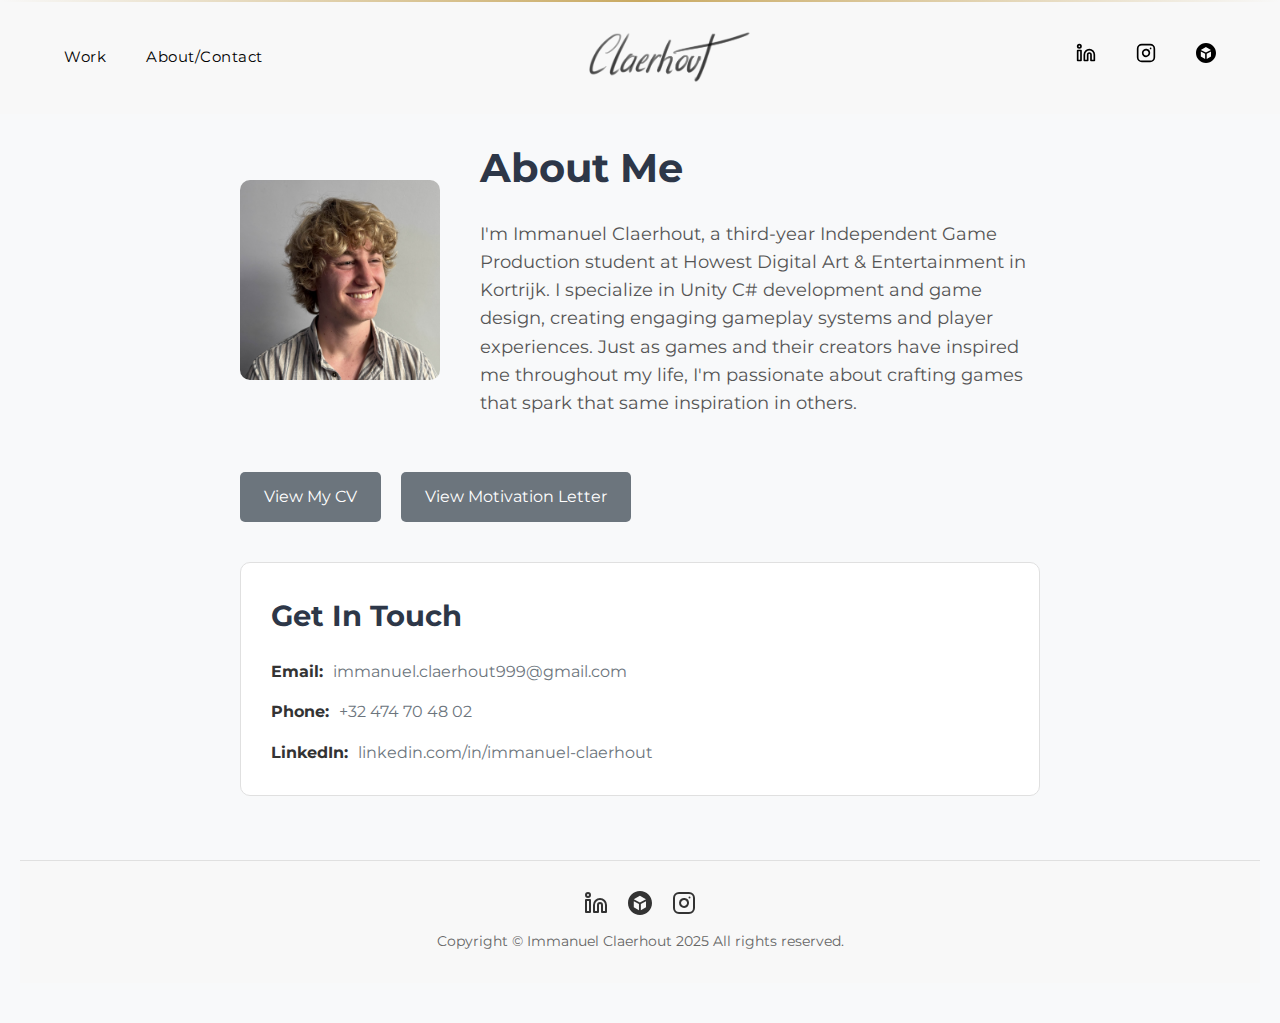
<file: public_html/aboutme.html>
<!DOCTYPE html>
<html lang="en">
<head>
    <meta charset="UTF-8">
    <meta name="viewport" content="width=device-width, initial-scale=1.0">

    <link href="https://fonts.googleapis.com/css2?family=Montserrat:ital,wght@0,100..900;1,100..900&display=swap"
    rel="stylesheet">

    <link rel="stylesheet" href="header.css">
    <link rel="stylesheet" href="footer.css">
    <title>About Me</title>
    <style>
        * {
            margin: 0;
            padding: 0;
            box-sizing: border-box;
        }

        body {
            font-family: "Montserrat", sans-serif;
            background: #f8f9fa;
            padding: 40px 20px;
            line-height: 1.6;
            color: #333;
            min-height: 100vh; /* Add this */
            display: flex; /* Add this */
            flex-direction: column; /* Add this */
        }

        .container {
            max-width: 800px;
            margin: 6rem auto 0 auto;
            flex: 1; /* Add this - pushes footer to bottom */
        }

        .profile-section {
            display: flex;
            gap: 40px;
            margin-bottom: 40px;
            align-items: center;
        }

        .profile-image {
            flex-shrink: 0;
        }

        .profile-image img {
            width: 200px;
            height: 200px;
            border-radius: 10px;
            object-fit: cover;
        }

        .profile-text h1 {
            font-size: 2.5em;
            margin-bottom: 20px;
            color: #2d3748;
        }

        .profile-text p {
            font-size: 1.1em;
            color: #555;
            margin-bottom: 15px;
        }

        .documents {
            margin: 40px 0;
        }

        .documents h2 {
            font-size: 1.8em;
            margin-bottom: 20px;
            color: #2d3748;
        }

        .document-links {
            display: flex;
            gap: 20px;
            flex-wrap: wrap;
        }

        .document-links a {
            display: inline-block;
            padding: 12px 24px;
            background: #6c757d;
            color: white;
            text-decoration: none;
            border-radius: 5px;
            transition: background 0.3s;
        }

        .document-links a:hover {
            background: #5a6268;
        }

        .contact {
            margin-top: 40px;
            padding: 30px;
            background: white;
            border-radius: 10px;
            border: 1px solid #e0e0e0;
        }

        .contact h2 {
            font-size: 1.8em;
            margin-bottom: 20px;
            color: #2d3748;
        }

        .contact-info {
            display: flex;
            flex-direction: column;
            gap: 15px;
        }

        .contact-item {
            display: flex;
            align-items: center;
            gap: 10px;
        }

        .contact-item a {
            color: #6c757d;
            text-decoration: none;
        }

        .contact-item a:hover {
            text-decoration: underline;
        }

        footer {
        margin-top: 4rem; /* Add spacing between content and footer */
        }

        @media (max-width: 768px) {
            .profile-section {
                flex-direction: column;
                text-align: center;
            }

            .profile-text h1 {
                font-size: 2em;
            }
        }
    </style>
</head>
<body>
    <header>
        <div class="header-content">
            <nav class="nav-left">
                <a href="index.html#work">Work</a>
                <a href="aboutme.html">About/Contact</a>
            </nav>
            <div class="signature-container">
                <a href="index.html">
                    <img src="Images/Logos/Signature_Black.png" alt="Signature">
                </a>
            </div>
            <nav class="nav-right">
                <a href="https://www.linkedin.com/in/immanuel-claerhout-40403a2b8/" target="_blank" aria-label="LinkedIn">
                    <svg width="20" height="20" viewBox="0 0 24 24" fill="none" stroke="currentColor" stroke-width="2" stroke-linecap="round" stroke-linejoin="round">
                        <path d="M16 8a6 6 0 0 1 6 6v7h-4v-7a2 2 0 0 0-2-2 2 2 0 0 0-2 2v7h-4v-7a6 6 0 0 1 6-6z"></path>
                        <rect x="2" y="9" width="4" height="12"></rect>
                        <circle cx="4" cy="4" r="2"></circle>
                    </svg>
                </a>
                <a href="https://www.instagram.com/immanuelclaerhout/" target="_blank" aria-label="Instagram">
                    <svg width="20" height="20" viewBox="0 0 24 24" fill="none" stroke="currentColor" stroke-width="2" stroke-linecap="round" stroke-linejoin="round">
                        <rect x="2" y="2" width="20" height="20" rx="5" ry="5"></rect>
                        <path d="M16 11.37A4 4 0 1 1 12.63 8 4 4 0 0 1 16 11.37z"></path>
                        <line x1="17.5" y1="6.5" x2="17.51" y2="6.5"></line>
                    </svg>
                </a>
                <a href="https://sketchfab.com/immanuel.claerhout999" target="_blank" aria-label="Sketchfab">
                    <svg width="20" height="20" viewBox="0 0 2000 2000" xmlns="http://www.w3.org/2000/svg">
                    <path d="m1000 0c-552.32 0-1000 447.72-1000 1000s447.68 1000 1000 1000 1000-447.72 1000-1000-447.6-1000-1000-1000zm-86.88 1595.07-431.12-248.86v-502l431.12 232.79zm76.8-636.19-510.08-270.38 510.08-294.5 510.16 294.5zm510.48 388.29-429.52 248v-516.17l429.52-232z" 
                    fill="currentColor"/>
                    </svg>
                </a>
            </nav>
        </div>
    </header>

    <div class="container">
        <div class="profile-section">
            <div class="profile-image">
                <img src="Images/other/pfpSquare.png" alt="Profile Picture">
            </div>
            <div class="profile-text">
                <h1>About Me</h1>
                <p>I'm Immanuel Claerhout, a third-year Independent Game Production student at Howest Digital Art & Entertainment in Kortrijk. I specialize in Unity C# development and game design, creating engaging gameplay systems and player experiences. Just as games and their creators have inspired me throughout my life, I'm passionate about crafting games that spark that same inspiration in others. </p>
            </div>
        </div>

        <div class="documents">
            <div class="document-links">
                <a href="Files/CV.pdf" target="_blank">View My CV</a>
                <a href="Files/MotivationLetter.pdf" target="_blank">View Motivation Letter</a>
            </div>
        </div>

        <div class="contact">
            <h2>Get In Touch</h2>
            <div class="contact-info">
                <div class="contact-item">
                    <strong>Email:</strong> <a href="mailto:immanuel.claerhout999@gmail.com">immanuel.claerhout999@gmail.com</a>
                </div>
                <div class="contact-item">
                    <strong>Phone:</strong> <a href="tel:+32474704802">+32 474 70 48 02</a>
                </div>
                <div class="contact-item">
                    <strong>LinkedIn:</strong> <a href="https://www.linkedin.com/in/immanuel-claerhout-40403a2b8/" target="_blank">linkedin.com/in/immanuel-claerhout</a>
                </div>
            </div>
        </div>
    </div>

<footer>
    <div class="social-links">
        <a href="https://www.linkedin.com/in/immanuel-claerhout-40403a2b8/" target="_blank" aria-label="LinkedIn">
            <svg width="24" height="24" viewBox="0 0 24 24" fill="none" stroke="currentColor" stroke-width="2" stroke-linecap="round" stroke-linejoin="round">
                <path d="M16 8a6 6 0 0 1 6 6v7h-4v-7a2 2 0 0 0-2-2 2 2 0 0 0-2 2v7h-4v-7a6 6 0 0 1 6-6z"></path>
                <rect x="2" y="9" width="4" height="12"></rect>
                <circle cx="4" cy="4" r="2"></circle>
            </svg>
        </a>
        <a href="https://sketchfab.com/immanuel.claerhout999" target="_blank" aria-label="Sketchfab">
            <svg width="24" height="24" viewBox="0 0 2000 2000" xmlns="http://www.w3.org/2000/svg">
                <path d="m1000 0c-552.32 0-1000 447.72-1000 1000s447.68 1000 1000 1000 1000-447.72 1000-1000-447.6-1000-1000-1000zm-86.88 1595.07-431.12-248.86v-502l431.12 232.79zm76.8-636.19-510.08-270.38 510.08-294.5 510.16 294.5zm510.48 388.29-429.52 248v-516.17l429.52-232z" 
                fill="currentColor"/>
            </svg>
        </a>
        <a href="https://www.instagram.com/immanuelclaerhout/" target="_blank" aria-label="Instagram">
            <svg width="24" height="24" viewBox="0 0 24 24" fill="none" stroke="currentColor" stroke-width="2" stroke-linecap="round" stroke-linejoin="round">
                <rect x="2" y="2" width="20" height="20" rx="5" ry="5"></rect>
                <path d="M16 11.37A4 4 0 1 1 12.63 8 4 4 0 0 1 16 11.37z"></path>
                <line x1="17.5" y1="6.5" x2="17.51" y2="6.5"></line>
            </svg>
        </a>
    </div>
    <div class="copyright">
        Copyright © Immanuel Claerhout 2025 All rights reserved.
    </div>
</footer>
</body>

<script src="ScrollEvent.js"></script>
</html>
</file>
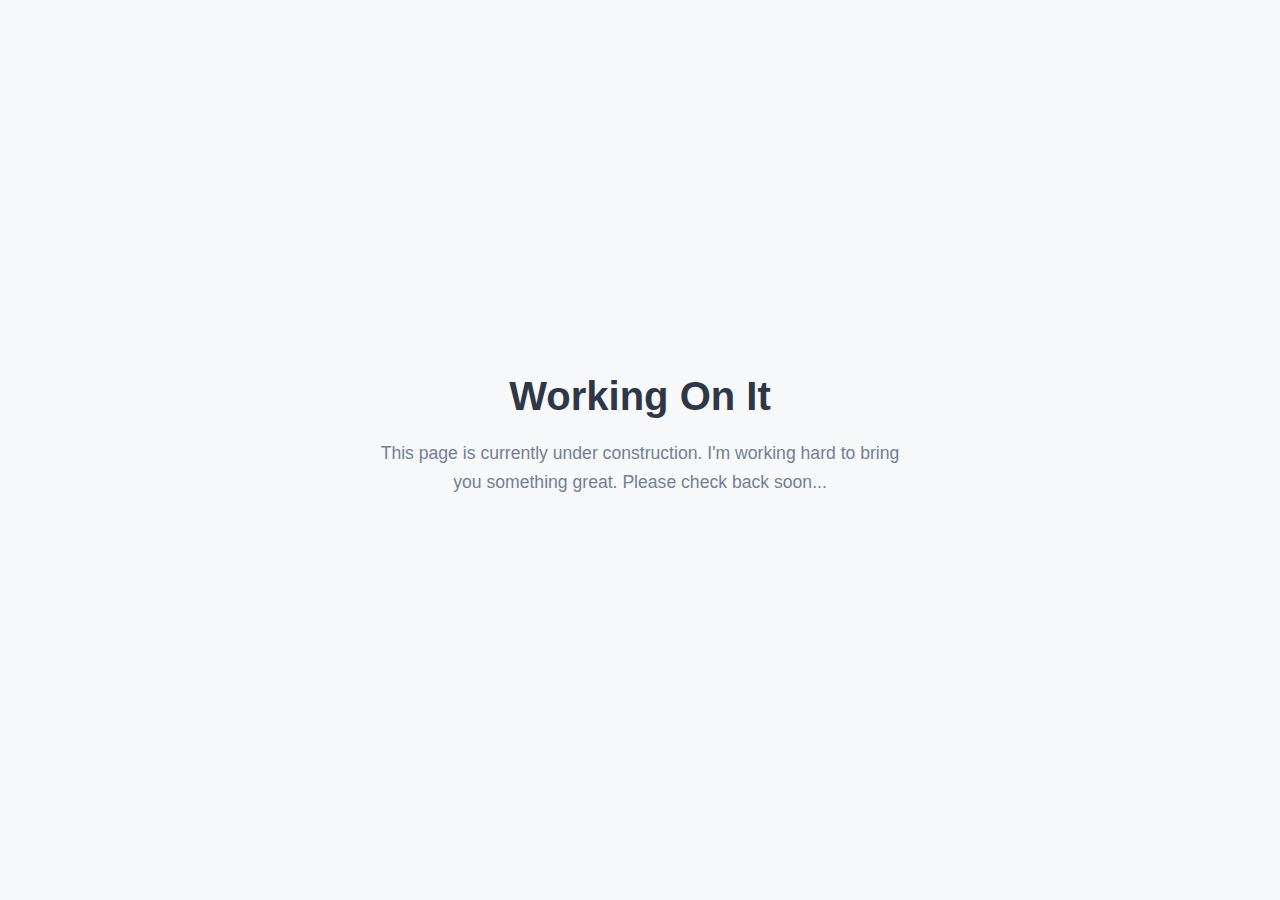
<file: public_html/construction.html>
<!DOCTYPE html>
<html lang="en">
<head>
    <meta charset="UTF-8">
    <meta name="viewport" content="width=device-width, initial-scale=1.0">
    <title>Page Under Construction</title>
    <style>
        * {
            margin: 0;
            padding: 0;
            box-sizing: border-box;
        }

        body {
            font-family: 'Segoe UI', Tahoma, Geneva, Verdana, sans-serif;
            background: #f8f9fa;
            min-height: 100vh;
            display: flex;
            align-items: center;
            justify-content: center;
            padding: 20px;
        }

        .container {
            text-align: center;
            max-width: 600px;
            padding: 60px 40px;
        }

        .icon {
            width: 80px;
            height: 80px;
            margin: 0 auto 30px;
            background: #6c757d;
            border-radius: 50%;
            display: flex;
            align-items: center;
            justify-content: center;
        }

        .icon svg {
            width: 60px;
            height: 60px;
            fill: white;
        }

        h1 {
            font-size: 2.5em;
            color: #2d3748;
            margin-bottom: 20px;
            font-weight: 700;
        }

        p {
            font-size: 1.1em;
            color: #718096;
            line-height: 1.6;
            margin-bottom: 30px;
        }

        .progress-bar {
            width: 100%;
            height: 8px;
            background: #e2e8f0;
            border-radius: 10px;
            overflow: hidden;
            margin-top: 40px;
        }

        .progress-fill {
            height: 100%;
            background: linear-gradient(90deg, #667eea 0%, #764ba2 100%);
            border-radius: 10px;
            animation: loading 2s ease-in-out infinite;
        }

        @keyframes loading {
            0% {
                width: 0%;
            }
            50% {
                width: 70%;
            }
            100% {
                width: 100%;
            }
        }

        .dots {
            display: inline-block;
            animation: ellipsis 1.5s infinite;
        }

        @keyframes ellipsis {
            0%, 20% {
                content: '.';
            }
            40% {
                content: '..';
            }
            60%, 100% {
                content: '...';
            }
        }
    </style>
</head>
<body>
    <div class="container">
        <h1>Working On It</h1>
        <p>This page is currently under construction. I'm working hard to bring you something great. Please check back soon<span class="dots">...</span></p>
    </div>
</body>
</html>
</file>
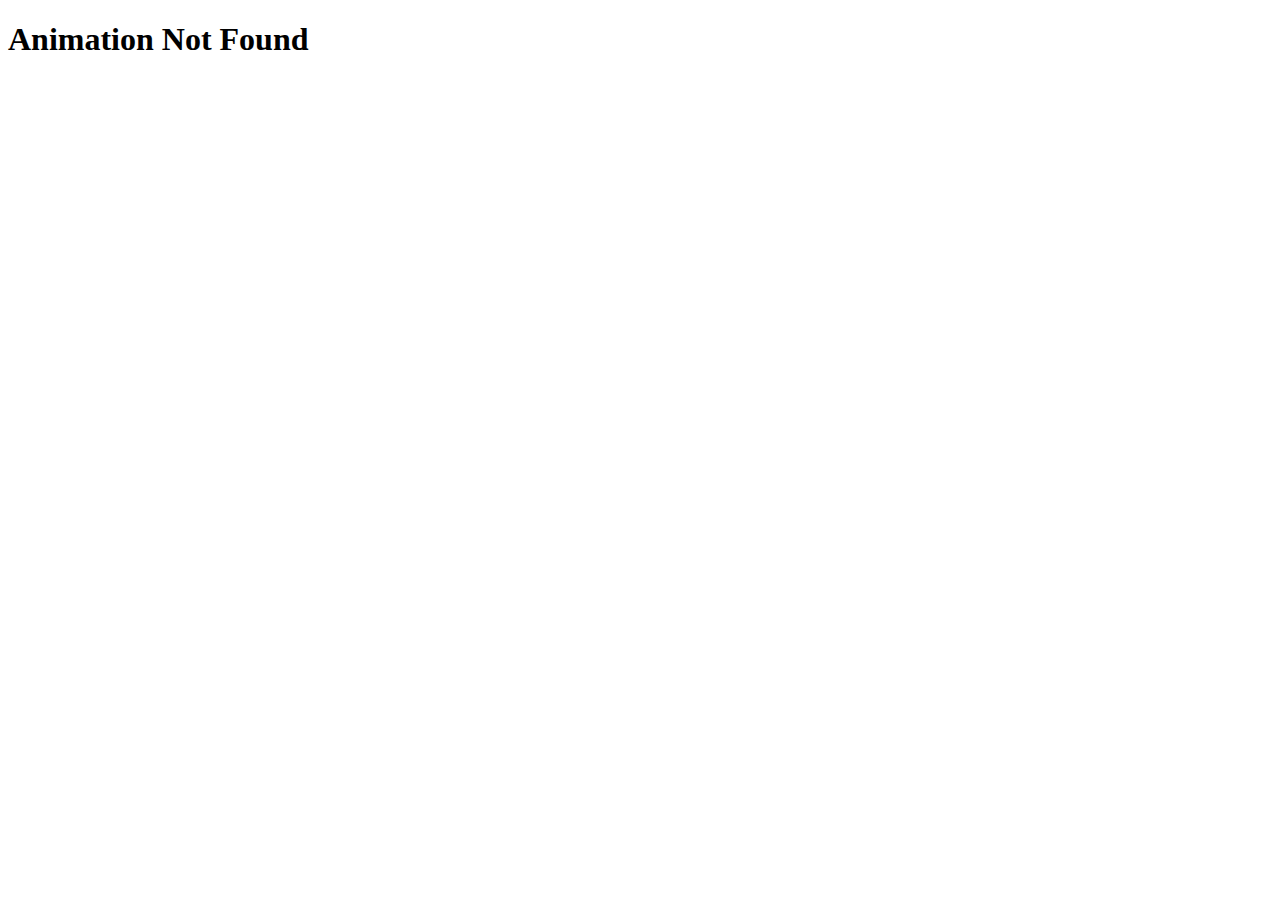
<file: public_html/project-ANF.html>
<!DOCTYPE html>
<html lang="en">
<head>
    <meta charset="UTF-8">
    <meta name="viewport" content="width=device-width, initial-scale=1.0">
    <title>Animation Not Found</title>
</head>
<body>
    <h1>Animation Not Found</h1>
</body>
</html>
</file>
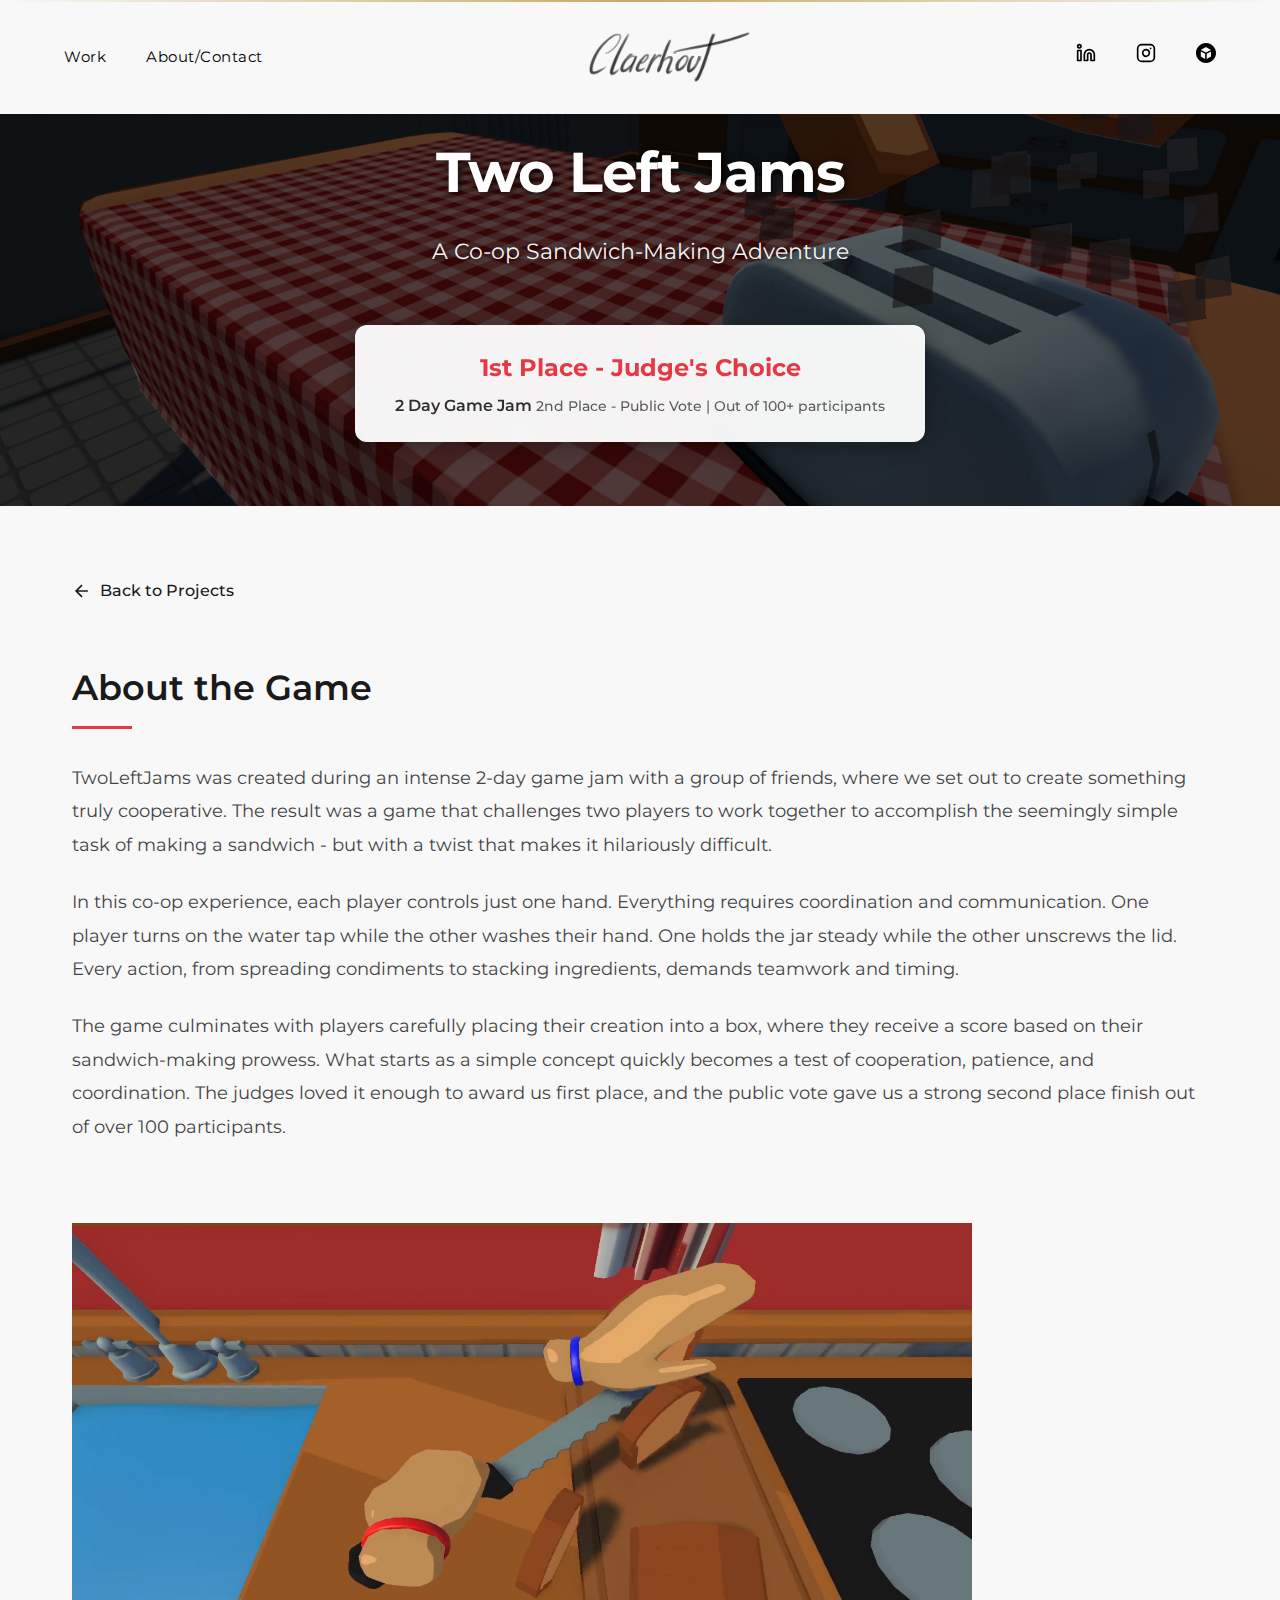
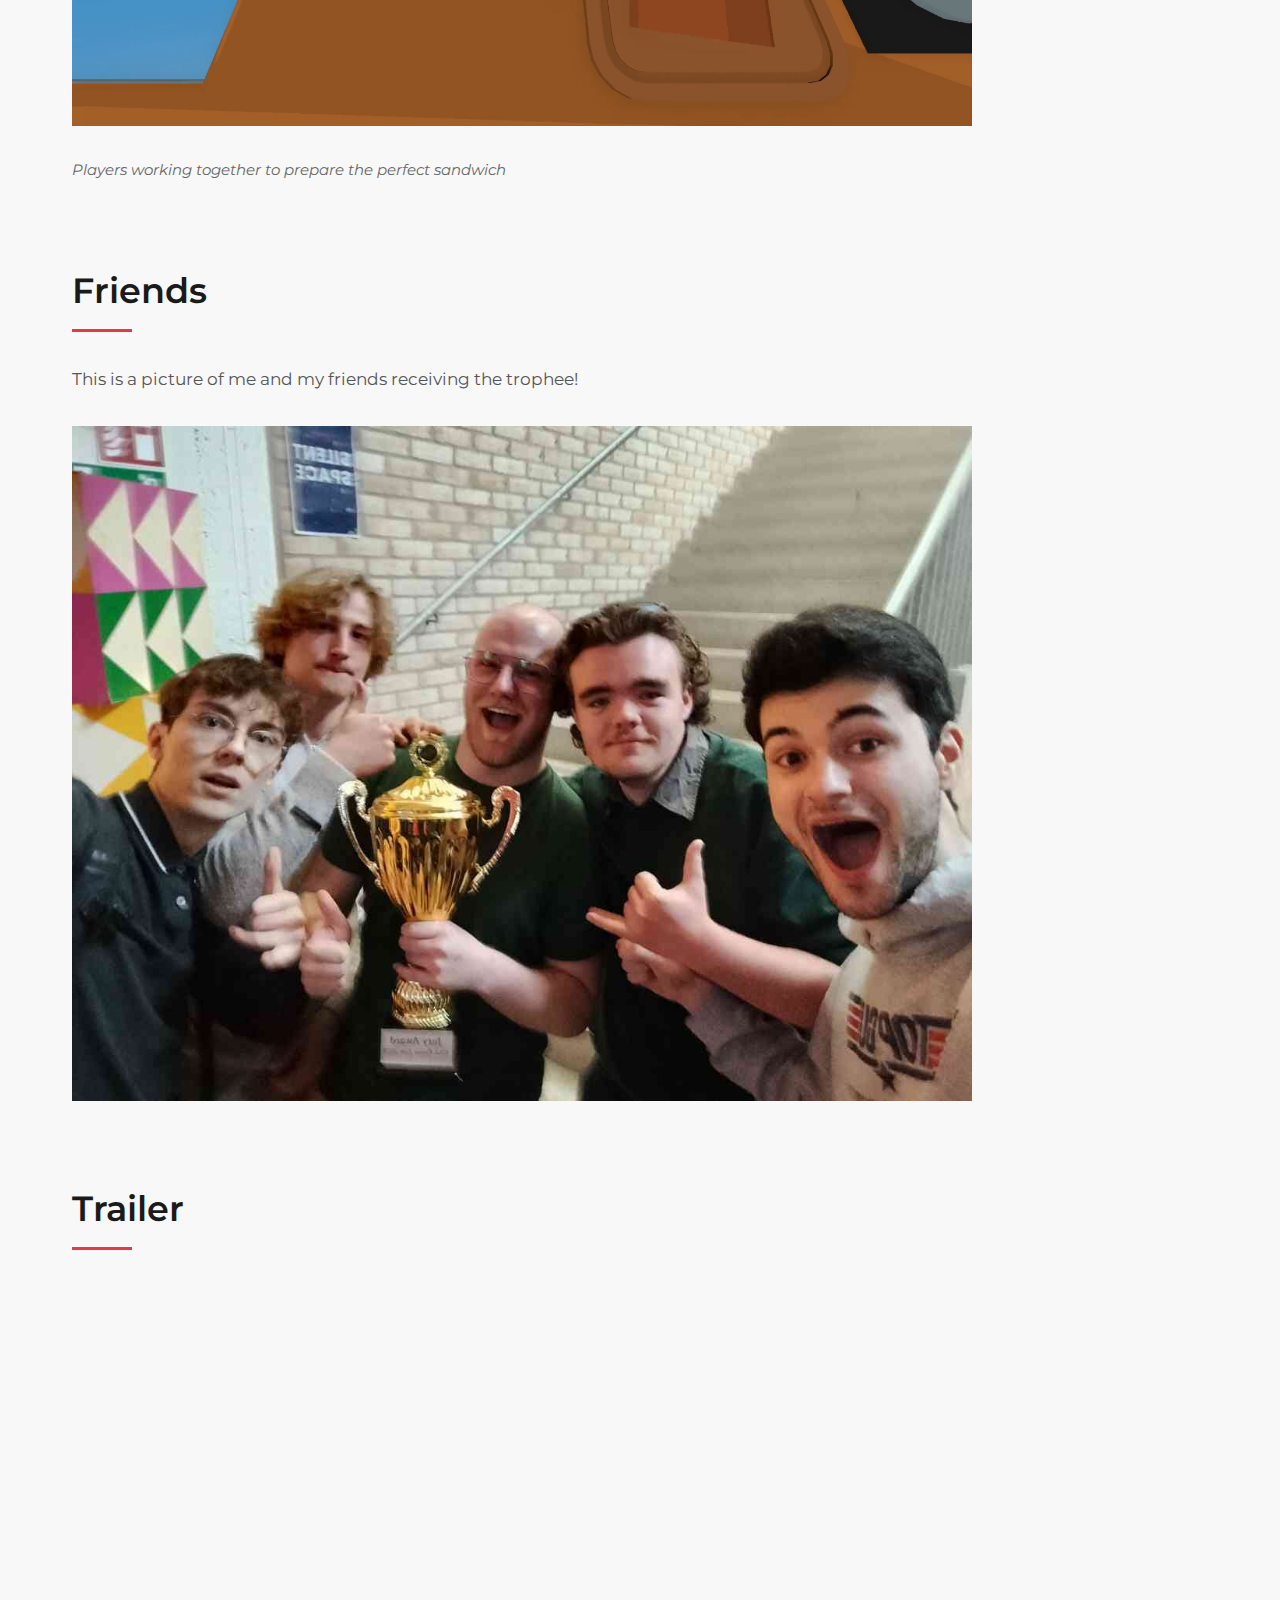
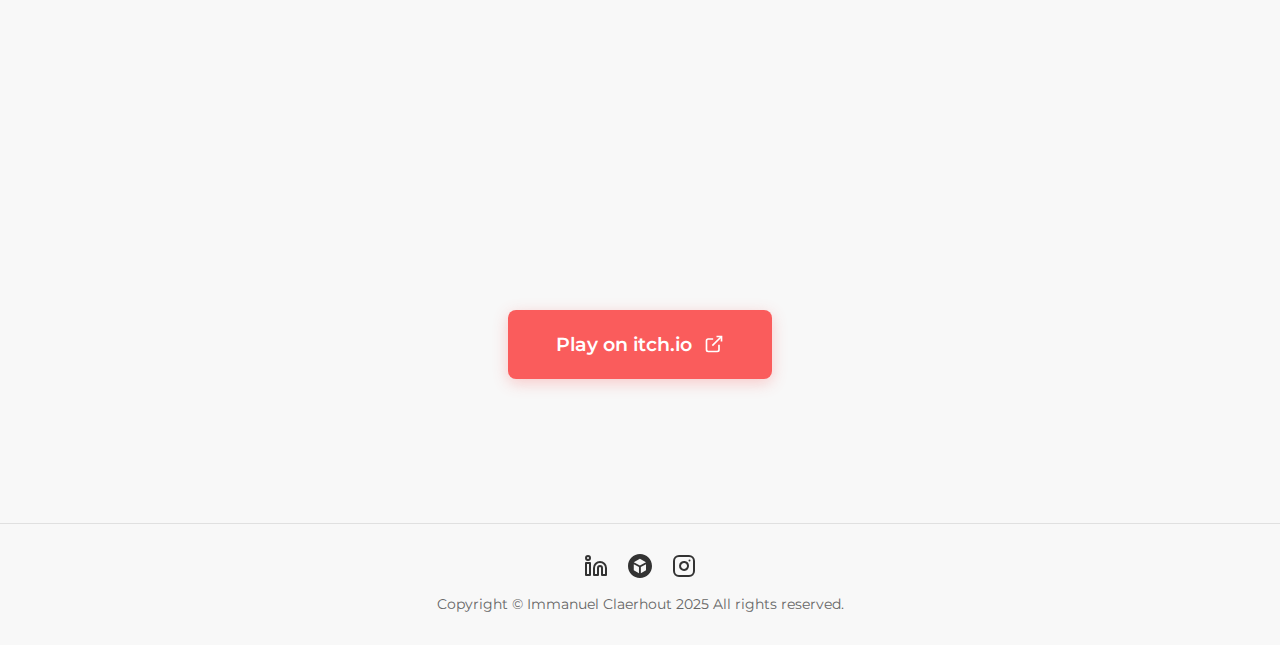
<file: public_html/TwoLeftJams.html>
<!DOCTYPE html>
<html lang="en">

<head>
    <meta charset="UTF-8">
    <meta name="viewport" content="width=device-width, initial-scale=1.0">
    <link rel="preconnect" href="https://fonts.googleapis.com">
    <link rel="preconnect" href="https://fonts.gstatic.com" crossorigin>
    <link href="https://fonts.googleapis.com/css2?family=Montserrat:ital,wght@0,100..900;1,100..900&display=swap"
        rel="stylesheet">
    <link rel="stylesheet" href="header.css">
    <link rel="stylesheet" href="footer.css">
    <title>TwoLeftJams - Immanuel Claerhout</title>
    <style>
        * {
            margin: 0;
            padding: 0;
            box-sizing: border-box;
        }

        body {
            font-family: "Montserrat", sans-serif;
            background: #f8f8f8;
            overflow-x: hidden;
            line-height: 1.6;
            color: #333;
        }

        /* Main Content */
        .project-hero {
            background: linear-gradient(rgba(0, 0, 0, 0.5), rgba(0, 0, 0, 0.5)), url('Images/Projects/TwoLeftJams/Background.png') center/cover;
            padding: 8rem 2rem 4rem;
            text-align: center;
            color: white;
            position: relative;
            min-height: 500px;
            display: flex;
            flex-direction: column;
            justify-content: center;
            align-items: center;
        }

        .project-hero h1 {
            font-size: 3.5rem;
            font-weight: 700;
            margin-bottom: 1rem;
            letter-spacing: -1px;
            text-shadow: 2px 2px 8px rgba(0, 0, 0, 0.7);
        }

        .project-hero .tagline {
            font-size: 1.4rem;
            font-weight: 400;
            margin-bottom: 2rem;
            opacity: 0.95;
            text-shadow: 1px 1px 4px rgba(0, 0, 0, 0.7);
        }

        .achievement-badge {
            display: inline-block;
            background: rgba(255, 255, 255, 0.95);
            color: #1a1a1a;
            padding: 1.5rem 2.5rem;
            border-radius: 12px;
            margin-top: 1.5rem;
            box-shadow: 0 4px 20px rgba(0, 0, 0, 0.3);
            backdrop-filter: blur(10px);
        }

        .achievement-badge .rank {
            font-size: 1.5rem;
            font-weight: 700;
            display: block;
            margin-bottom: 0.3rem;
            color: #e63946;
        }

        .achievement-badge .category {
            font-size: 1rem;
            font-weight: 600;
            opacity: 0.9;
        }

        .achievement-badge .entries {
            font-size: 0.9rem;
            margin-top: 0.3rem;
            opacity: 0.7;
            font-weight: 500;
        }

        /* Content Container */
        .content-container {
            max-width: 1200px;
            margin: 0 auto;
            padding: 4rem 2rem;
        }

        .section {
            margin-bottom: 5rem;
        }

        .section-title {
            font-size: 2.2rem;
            font-weight: 600;
            margin-bottom: 2rem;
            color: #1a1a1a;
            position: relative;
            padding-bottom: 0.8rem;
        }

        .section-title::after {
            content: '';
            position: absolute;
            bottom: 0;
            left: 0;
            width: 60px;
            height: 3px;
            background: #e63946;
        }

        /* About Section */
        .about-text {
            font-size: 1.1rem;
            line-height: 1.9;
            color: #444;
            margin-bottom: 2rem;
        }

        .about-text p {
            margin-bottom: 1.5rem;
        }

        /* Images */
        .title-image,
        .content-image {
            width: 100%;
            max-width: 900px;
            margin: 2rem auto;
            display: block;
        }

        .content-image {
            margin: 2rem 0;
        }

        /* Video Section */
        .video-container {
            width: 100%;
            max-width: 900px;
            margin: 2rem auto;
        }

        .video-container video {
            width: 100%;
            display: block;
        }

        .video-description {
            margin-bottom: 1.5rem;
            color: #555;
            font-size: 1.05rem;
        }

        /* CTA Button */
        .cta-section {
            text-align: center;
            margin: 5rem 0;
        }

        .cta-section h3 {
            font-size: 1.8rem;
            margin-bottom: 1.5rem;
            color: #1a1a1a;
        }

        .cta-button {
            display: inline-flex;
            align-items: center;
            gap: 0.8rem;
            padding: 1.2rem 3rem;
            background: #fa5c5c;
            color: white;
            text-decoration: none;
            border-radius: 8px;
            font-size: 1.2rem;
            font-weight: 600;
            transition: all 0.3s ease;
            box-shadow: 0 4px 15px rgba(250, 92, 92, 0.3);
        }

        .cta-button:hover {
            background: #e63946;
            transform: translateY(-2px);
            box-shadow: 0 6px 20px rgba(250, 92, 92, 0.4);
        }

        .itch-logo {
            height: 24px;
            filter: brightness(0) invert(1);
        }

        .cta-button svg {
            width: 20px;
            height: 20px;
        }

        /* Back Link */
        .back-link {
            display: inline-flex;
            align-items: center;
            gap: 0.5rem;
            color: #1a1a1a;
            text-decoration: none;
            font-weight: 500;
            margin-bottom: 3rem;
            transition: gap 0.3s ease;
            padding: 0.5rem 0;
        }

        .back-link:hover {
            gap: 1rem;
            color: #e63946;
        }

        .back-link svg {
            width: 20px;
            height: 20px;
        }

        /* Image captions */
        .image-caption {
            text-align: left;
            font-size: 0.95rem;
            color: #666;
            margin-top: 1rem;
            font-style: italic;
        }

        .section-description {
            margin-bottom: 2rem;
            color: #555;
            font-size: 1.05rem;
            line-height: 1.8;
        }

        /* Responsive */
        @media (max-width: 768px) {
            .project-hero {
                padding: 6rem 1.5rem 3rem;
                min-height: 400px;
            }

            .project-hero h1 {
                font-size: 2.2rem;
            }

            .project-hero .tagline {
                font-size: 1.1rem;
            }

            .achievement-badge {
                padding: 1.2rem 1.8rem;
            }

            .achievement-badge .rank {
                font-size: 1.3rem;
            }

            .section-title {
                font-size: 1.8rem;
            }

            .content-container {
                padding: 2rem 1rem;
            }

            .cta-button {
                padding: 1rem 2rem;
                font-size: 1.1rem;
            }
        }
    </style>
</head>

<body>
    <header>
        <div class="header-content">
            <nav class="nav-left">
                <a href="index.html#work">Work</a>
                <a href="aboutme.html">About/Contact</a>
            </nav>
            <div class="signature-container">
                <a href="index.html">
                    <img src="Images/Logos/Signature_Black.png" alt="Signature">
                </a>
            </div>
            <nav class="nav-right">
                <a href="https://www.linkedin.com/in/immanuel-claerhout-40403a2b8/" target="_blank"
                    aria-label="LinkedIn">
                    <svg width="20" height="20" viewBox="0 0 24 24" fill="none" stroke="currentColor" stroke-width="2"
                        stroke-linecap="round" stroke-linejoin="round">
                        <path d="M16 8a6 6 0 0 1 6 6v7h-4v-7a2 2 0 0 0-2-2 2 2 0 0 0-2 2v7h-4v-7a6 6 0 0 1 6-6z"></path>
                        <rect x="2" y="9" width="4" height="12"></rect>
                        <circle cx="4" cy="4" r="2"></circle>
                    </svg>
                </a>
                <a href="https://www.instagram.com/immanuelclaerhout/" target="_blank" aria-label="Instagram">
                    <svg width="20" height="20" viewBox="0 0 24 24" fill="none" stroke="currentColor" stroke-width="2"
                        stroke-linecap="round" stroke-linejoin="round">
                        <rect x="2" y="2" width="20" height="20" rx="5" ry="5"></rect>
                        <path d="M16 11.37A4 4 0 1 1 12.63 8 4 4 0 0 1 16 11.37z"></path>
                        <line x1="17.5" y1="6.5" x2="17.51" y2="6.5"></line>
                    </svg>
                </a>
                <a href="https://sketchfab.com/immanuel.claerhout999" target="_blank" aria-label="Sketchfab">
                    <svg width="20" height="20" viewBox="0 0 2000 2000" xmlns="http://www.w3.org/2000/svg">
                        <path
                            d="m1000 0c-552.32 0-1000 447.72-1000 1000s447.68 1000 1000 1000 1000-447.72 1000-1000-447.6-1000-1000-1000zm-86.88 1595.07-431.12-248.86v-502l431.12 232.79zm76.8-636.19-510.08-270.38 510.08-294.5 510.16 294.5zm510.48 388.29-429.52 248v-516.17l429.52-232z"
                            fill="currentColor" />
                    </svg>
                </a>
            </nav>
        </div>
    </header>

    <!-- Hero Section -->
    <section class="project-hero">
        <h1>Two Left Jams</h1>
        <p class="tagline">A Co-op Sandwich-Making Adventure</p>
        <div class="achievement-badge">
            <span class="rank">1st Place - Judge's Choice</span>
            <span class="category">
                2 Day Game Jam
            </span>
            <span class="entries">2nd Place - Public Vote | Out of 100+ participants</span>
        </div>
    </section>

    <!-- Main Content -->
    <div class="content-container">
        <a href="index.html#work" class="back-link">
            <svg viewBox="0 0 24 24" fill="none" stroke="currentColor" stroke-width="2">
                <path d="M19 12H5M12 19l-7-7 7-7" />
            </svg>
            Back to Projects
        </a>

        <!-- About Section -->
        <section class="section">
            <h2 class="section-title">About the Game</h2>
            <div class="about-text">
                <p>
                    TwoLeftJams was created during an intense 2-day game jam with a group of friends, where we set out to create something truly cooperative. The result was a game that challenges two players to work together to accomplish the seemingly simple task of making a sandwich - but with a twist that makes it hilariously difficult.
                </p>
                <p>
                    In this co-op experience, each player controls just one hand. Everything requires coordination and communication. One player turns on the water tap while the other washes their hand. One holds the jar steady while the other unscrews the lid. Every action, from spreading condiments to stacking ingredients, demands teamwork and timing.
                </p>
                <p>
                    The game culminates with players carefully placing their creation into a box, where they receive a score based on their sandwich-making prowess. What starts as a simple concept quickly becomes a test of cooperation, patience, and coordination. The judges loved it enough to award us first place, and the public vote gave us a strong second place finish out of over 100 participants.
                </p>
            </div>
        </section>

        <!-- Visual Showcase -->
        <section class="section">
            <img src="Images/Projects/TwoLeftJams/Gameplay.png" alt="Sandwich Making in Action" class="content-image">
            <p class="image-caption">Players working together to prepare the perfect sandwich</p>
        </section>

        <!-- Co-op Mechanics -->
        <section class="section">
            <h2 class="section-title">Friends</h2>
            <p class="section-description">This is a picture of me and my friends receiving the trophee!</p>
            <img src="Images/other/GameJamWin.jpg" alt="Co-op Mechanics in Action" class="content-image">
        </section>

        <!-- Gameplay Video -->
        <section class="section">
            <h2 class="section-title">Trailer</h2>
            <div class="video-container">
                <iframe width="960" height="540"
                src="https://www.youtube.com/embed/og4pr7g1qrY"
                frameborder="0"
                allow="accelerometer; autoplay; clipboard-write; encrypted-media; gyroscope; picture-in-picture"
                allowfullscreen>
                </iframe>
            </div>
        </section>

        <!-- Call to Action -->
        <section class="cta-section">
            <a href="https://colinberens.itch.io/twoleftjams" target="_blank" class="cta-button">
                Play on itch.io
                <svg viewBox="0 0 24 24" fill="none" stroke="currentColor" stroke-width="2">
                    <path d="M18 13v6a2 2 0 0 1-2 2H5a2 2 0 0 1-2-2V8a2 2 0 0 1 2-2h6"></path>
                    <polyline points="15 3 21 3 21 9"></polyline>
                    <line x1="10" y1="14" x2="21" y2="3"></line>
                </svg>
            </a>
        </section>
    </div>

    <footer>
        <div class="social-links">
            <a href="https://www.linkedin.com/in/immanuel-claerhout-40403a2b8/" target="_blank" aria-label="LinkedIn">
                <svg width="24" height="24" viewBox="0 0 24 24" fill="none" stroke="currentColor" stroke-width="2"
                    stroke-linecap="round" stroke-linejoin="round">
                    <path d="M16 8a6 6 0 0 1 6 6v7h-4v-7a2 2 0 0 0-2-2 2 2 0 0 0-2 2v7h-4v-7a6 6 0 0 1 6-6z"></path>
                    <rect x="2" y="9" width="4" height="12"></rect>
                    <circle cx="4" cy="4" r="2"></circle>
                </svg>
            </a>
            <a href="https://sketchfab.com/immanuel.claerhout999" target="_blank" aria-label="Sketchfab">
                <svg width="24" height="24" viewBox="0 0 2000 2000" xmlns="http://www.w3.org/2000/svg">
                    <path
                        d="m1000 0c-552.32 0-1000 447.72-1000 1000s447.68 1000 1000 1000 1000-447.72 1000-1000-447.6-1000-1000-1000zm-86.88 1595.07-431.12-248.86v-502l431.12 232.79zm76.8-636.19-510.08-270.38 510.08-294.5 510.16 294.5zm510.48 388.29-429.52 248v-516.17l429.52-232z"
                        fill="currentColor" />
            </svg>
            </a>
            <a href="https://www.instagram.com/immanuelclaerhout/" target="_blank" aria-label="Instagram">
                <svg width="24" height="24" viewBox="0 0 24 24" fill="none" stroke="currentColor" stroke-width="2"
                    stroke-linecap="round" stroke-linejoin="round">
                    <rect x="2" y="2" width="20" height="20" rx="5" ry="5"></rect>
                    <path d="M16 11.37A4 4 0 1 1 12.63 8 4 4 0 0 1 16 11.37z"></path>
                    <line x1="17.5" y1="6.5" x2="17.51" y2="6.5"></line>
                </svg>
            </a>
        </div>
        <div class="copyright">
            Copyright © Immanuel Claerhout 2025 All rights reserved.
        </div>
    </footer>
</body>

</html>
</file>
<file: public_html/header.css>
header {
    padding: 2rem 4rem;
    position: fixed;
    top: 0;
    left: 0;
    right: 0;
    overflow: hidden;
    z-index: 100;
    background: #f8f8f8;
    transition: padding 0.3s ease;
}

header.scrolled {
    padding: 1rem 4rem;
}

header.scrolled .signature-container img {
    height: 40px;
}

header::before {
    content: '';
    position: absolute;
    top: 0;
    left: 0;
    right: 0;
    height: 2px;
    background: linear-gradient(90deg, transparent, #c9a961, transparent);
}

.header-content {
    max-width: 1200px;
    margin: 0 auto;
    display: flex;
    align-items: center;
    justify-content: space-between;
}

.signature-container img {
    height: 50px;
    display: block;
    transition: height 0.3s ease;
}

nav {
    display: flex;
    gap: 2.5rem;
}

nav a {
    color: black;
    text-decoration: none;
    font-size: 0.95rem;
    letter-spacing: 0.5px;
    transition: color 0.3s ease;
    position: relative;
}

nav a::after {
    content: '';
    position: absolute;
    bottom: -4px;
    left: 0;
    width: 0;
    height: 1px;
    background: #c9a961;
    transition: width 0.3s ease;
}

nav a:hover {
    color: #c9a961;
}

nav a:hover::after {
    width: 100%;
}
</file>
<file: public_html/footer.css>
body {
    margin: 0;
    padding: 0;
    min-height: 100vh;
    display: flex;
    flex-direction: column;
    font-family: Arial, sans-serif;
}

.content {
    flex: 1;
}

footer {
    position: relative;
    z-index: 50; /* Higher than floating photos (z-index: 15) */
    background: #f8f8f8;
    color: #1a1a1a;
    padding: 30px 0;
    text-align: center;
    border-top: 1px solid #e0e0e0;
    margin: 0;
    width: 100%;
}

.social-links {
    margin-bottom: 15px;
    display: flex;
    justify-content: center;
    gap: 20px;
}

.social-links a {
    display: inline-block;
    color: #333;
    transition: color 0.3s ease;
    position: relative;
}

.social-links a:hover::after {
    width: 100%;
}

.social-links svg {
    width: 24px;
    height: 24px;
    stroke: currentColor;
    fill: none;
    stroke-width: 2;
    stroke-linecap: round;
    stroke-linejoin: round;
    display: block;
}

/* Sketchfab icon uses fill instead of stroke */
.social-links a:nth-child(2) svg {
    fill: currentColor;
    stroke: none;
}

.copyright {
    font-size: 14px;
    color: #666;
}
</file>
